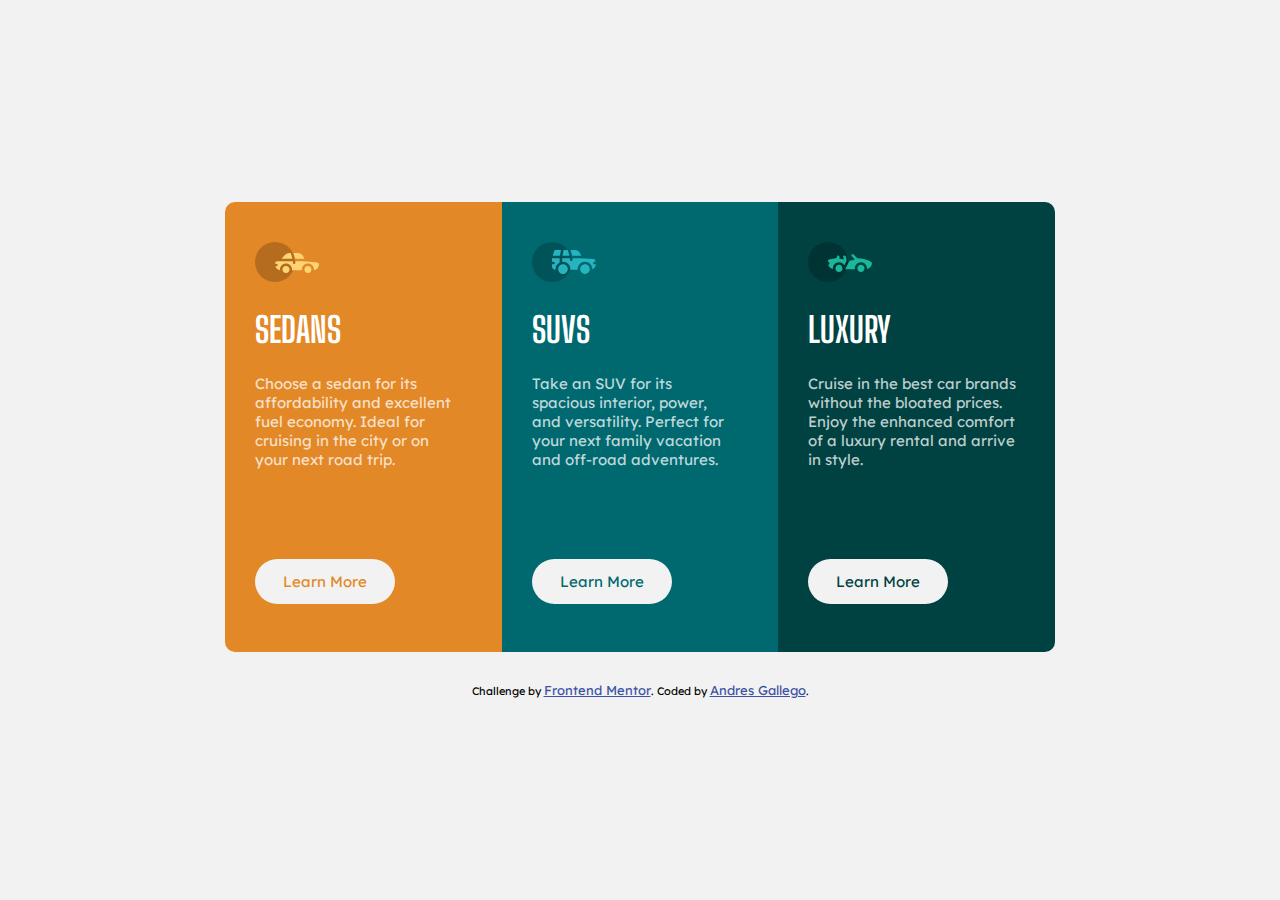
<file: ColumnPreviewCards/index.html>
<!DOCTYPE html>
<html lang="en">
<head>
  <meta charset="UTF-8">
  <meta name="viewport" content="width=device-width, initial-scale=1.0"> <!-- displays site properly based on user's device -->

  <link rel="icon" type="image/png" sizes="32x32" href="./images/favicon-32x32.png">
  <link rel="stylesheet" href="styles/style.css">
  
  <title>Frontend Mentor | 3-column preview card component</title>

  <!-- Feel free to remove these styles or customise in your own stylesheet 👍 -->
  <style>
    .attribution { font-size: 11px; text-align: center; }
    .attribution a { color: hsl(228, 45%, 44%); }
  </style>
</head>
<body>

 <main class="cards-container">
   <div class="card-item-sedan">
    <img src="images/icon-sedans.svg" alt="sedan car image">
    <h1>Sedans</h1>
    <p> Choose a sedan for its affordability and excellent fuel economy. Ideal for cruising in the city 
      or on your next road trip.</p>
    <button>Learn More</button>
   </div>

   <div class="card-item-suvs">
    <img src="images/icon-suvs.svg" alt="suv car image">
    <h1>Suvs</h1>
    <p> Take an SUV for its spacious interior, power, and versatility. Perfect for your next family vacation 
      and off-road adventures.</p>
    <button>Learn More</button>
  </div>

  <div class="card-item-luxury">
    <img src="images/icon-luxury.svg" alt="suv car image">
    <h1>luxury</h1>
    <p>Cruise in the best car brands without the bloated prices. Enjoy the enhanced comfort of a luxury 
      rental and arrive in style.</p>
    <button>Learn More</button>
  </div>

 </main>

  <div class="attribution">
    Challenge by <a href="https://www.frontendmentor.io?ref=challenge" target="_blank">Frontend Mentor</a>. 
    Coded by <a href="https://twitter.com/Andresfgz2" target="_blank">Andres Gallego</a>.
  </div>
</body>
</html>
</file>
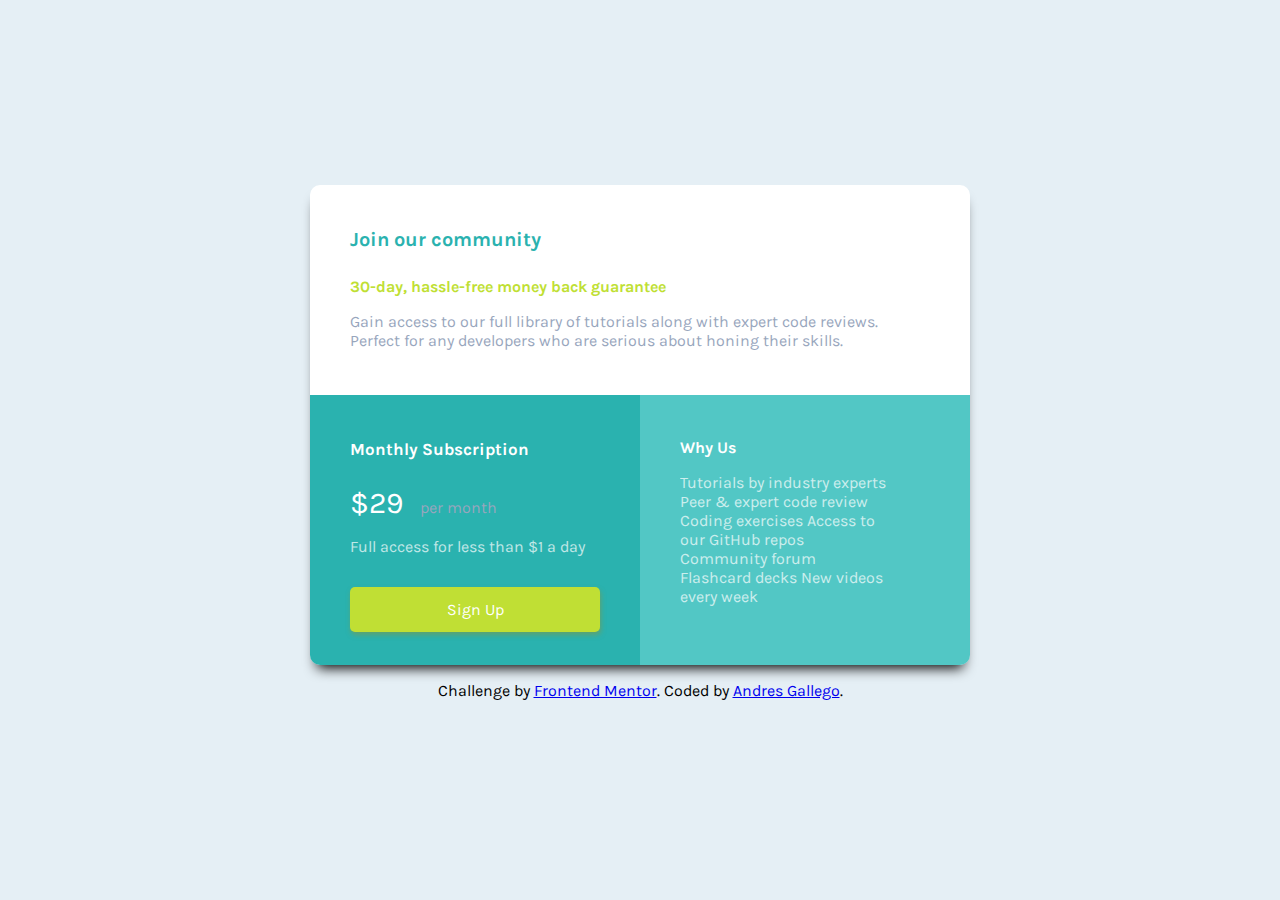
<file: SinglePriceGrid/index.html>
<!DOCTYPE html>
<html lang="en">
<head>
  <meta charset="UTF-8">
  <meta name="viewport" content="width=device-width, initial-scale=1.0"> <!-- displays site properly based on user's device -->

  <link rel="icon" type="image/png" sizes="32x32" href="./images/favicon-32x32.png">
  <link rel="stylesheet" href="styles/style.css">
  <title>Frontend Mentor | Single Price Grid Component</title>

</head>
<body>
    <section class="main-container">
      <div class="join-comunity">

        <h1>Join our community</h1>
        <p class="join-comunity-days">30-day, hassle-free money back guarantee</p>
        <p class="join-comunity-descrp">Gain access to our full library of tutorials along with expert code reviews.
          Perfect for any developers who are serious about honing their skills.</p>
  
      </div>
  
      <div class="monthly-susbs">
        <h2>Monthly Subscription</h2>
  
        <p class="price-per-month"><span>&dollar;29</span> per month</p>
        <p class="full-acces">Full access for less than <span> &dollar;1 a day</span></p>
        <button>Sign Up</button>

      </div>
  
      <div class="why-us">
        <h2>Why Us</h2>
        <p> Tutorials by industry experts
          Peer &amp; expert code review
          Coding exercises
          Access to our GitHub repos
          Community forum
          Flashcard decks
          New videos every week</p>

      </div>
    </section>

 <footer>
  <p class="attribution">
    Challenge by <a href="https://www.frontendmentor.io?ref=challenge" target="_blank">Frontend Mentor</a>. 
    Coded by <a href="https://twitter.com/Andresfgz2" target="_blank">Andres Gallego</a>.
  </p>
  
</footer> 
</body>
</html>
</file>
<file: ColumnPreviewCards/styles/style.css>
@import url('https://fonts.googleapis.com/css2?family=Big+Shoulders+Display:wght@700&family=Lexend+Deca&display=swap');
:root {
    --Bright-orange: hsl(31, 77%, 52%);
    --Dark-cyan: hsl(184, 100%, 22%);
    --Very-dark-cyan: hsl(179, 100%, 13%);
    --Transparent-white: hsla(0, 0%, 100%, 0.75);
    --Very-light-gray : hsl(0, 0%, 95%);
    --padding-grid-items: 40px 40px 10px 30px;
    --marginButton: 90px;
    font-size: 62.5%;
}
* {
    font-size: 1.5rem;
    /*font-family: 'Big Shoulders Display', cursive;*/
     font-family: 'Lexend Deca', sans-serif; 
}

body {
    margin: 0;
    padding: 0;
    box-sizing: border-box;
    min-height: 100vh;
    display: flex;
    justify-content: center;
    align-items: center;
    flex-direction: column;
    background-color: var(--Very-light-gray);
}

.cards-container {
    display: grid;
    grid-template-columns: repeat(3,1fr);
    grid-template-rows: 450px;
    max-width: 830px;
    border-radius: 20px;
}

.card-item-sedan {
    background-color: var(--Bright-orange);
    padding: var(--padding-grid-items);
    border-top-left-radius: 10px;
    border-bottom-left-radius: 10px;
}

.card-item-sedan h1 {
    color: white;
    font-family: 'Big Shoulders Display', cursive;
    font-size: 3.5rem;
    text-transform: uppercase;
}

.card-item-sedan p {
    color: var(--Transparent-white);
    margin-bottom: var(--marginButton);
}

.card-item-sedan button {
    width: 140px;
    height: 45px;
    border-radius: 30px;
    background-color: var(--Very-light-gray);
    color: var(--Bright-orange);
    border: none;
}

.card-item-sedan button:hover{
    border: 2px solid var(--Very-light-gray);
    background-color: var(--Bright-orange);
    color: var(--Very-light-gray);
    cursor: pointer;
}

.card-item-suvs {
    background-color: var(--Dark-cyan);
    padding: var(--padding-grid-items);
}

.card-item-suvs h1 {
    color: white;
    font-family: 'Big Shoulders Display', cursive;
    font-size: 3.5rem;
    text-transform: uppercase;
}

.card-item-suvs p {
    color: var(--Transparent-white);
    margin-bottom: var(--marginButton);
}

.card-item-suvs button {
    width: 140px;
    height: 45px;
    border-radius: 30px;
    background-color: var(--Very-light-gray);
    color: var(--Dark-cyan);
    border: none;
}

.card-item-suvs button:hover{
    border: 2px solid var(--Very-light-gray);
    background-color: var(--Dark-cyan);
    color: var(--Very-light-gray);
    cursor: pointer;
}

.card-item-luxury {
    background-color: var(--Very-dark-cyan);
    padding: var(--padding-grid-items);
    padding-right: 30px;
    border-top-right-radius: 10px;
    border-bottom-right-radius: 10px;
}

.card-item-luxury h1 {
    color: white;
    font-family: 'Big Shoulders Display', cursive;
    font-size: 3.5rem;
    text-transform: uppercase;
}

.card-item-luxury p {
    color: var(--Transparent-white);
    margin-bottom: var(--marginButton);
}

.card-item-luxury button {
    width: 140px;
    height: 45px;
    border-radius: 30px;
    background-color: var(--Very-light-gray);
    color: var(--Very-dark-cyan);
    border: none;
}

.card-item-luxury button:hover{
    border: 2px solid var(--Very-light-gray);
    background-color: var(--Very-dark-cyan);
    color: var(--Very-light-gray);
    cursor: pointer;
}
.attribution {
    margin-top: 30px;
}

.attribution a{
    font-size: 1.3rem;
}

@media screen and (max-width: 700px) {
   
    :root{
        --padding-grid-items: 40px 50px 10px 30px;
        --marginButton: 40px;
    }
    .cards-container {
        grid-template-rows: repeat(3,430px);
    }
    p{
        line-height: 25px;
    }

    .cards-container {
        grid-template-columns: 1fr ;
        margin: 40px 30px;
    }

    .card-item-sedan {
        border-top-left-radius: 10px;
        border-top-right-radius: 10px;
        border-bottom-left-radius: 0px;
    }
    
    .card-item-luxury {
        border-top-right-radius: 0px;
        border-bottom-right-radius: 10px;
        border-bottom-left-radius: 10px;
    }

    .attribution {
        margin-top: 0px;
    }

}
</file>
<file: SinglePriceGrid/styles/style.css>
@import url('https://fonts.googleapis.com/css2?family=Karla:wght@400;700&display=swap');
:root {
    --Cyan: hsl(179, 62%, 43%);
    --light-cyan: hsl(179, 51%, 55%);;
    --Bright-Yellow: hsl(71, 73%, 54%);
    --Light-Gray: hsl(204, 43%, 93%);
    --Grayish-Blue: hsl(218, 22%, 67%);
    font-size: 62.5%;
}
* {
    font-size: 1.6rem;
    font-family: 'Karla', sans-serif;
}

body {
    margin: 0;
    padding: 0;
    box-sizing: border-box;
    background: var(--Light-Gray);
    min-height: 100vh;
    display: flex;
    justify-content: center;
    align-items: center;
    flex-direction: column;
    
}

.main-container {
    display: grid;
    grid-template-columns: repeat(2,1fr);
    grid-template-rows: 210px 270px;
    justify-content: center;
    height: max-content;
    max-width: 660px;
    -webkit-box-shadow: 0px 10px 13px -7px #000000, 5px 5px 15px 5px rgba(0,0,0,0); 
box-shadow: 0px 10px 13px -7px #000000, 5px 5px 15px 5px rgba(0,0,0,0);
    border-radius: 10px;
}

.join-comunity {
    grid-area: 1/1/1/3;
    background-color: white;
    padding: 30px 80px 10px 40px;
    border-top-left-radius: 10px;
    border-top-right-radius: 10px;
}

.join-comunity h1 {
    font-size: 2rem;
    color: var(--Cyan);
    font-weight: 700;
}

.join-comunity-days {
    color: var(--Bright-Yellow);
    font-weight: bolder;
    padding-top: 10px;
}

.join-comunity-descrp {
    color: var(--Grayish-Blue);
}

.monthly-susbs{
    background-color: var(--Cyan);
    color: white;
    padding: 30px 40px 10px 40px;
    border-bottom-left-radius: 10px;
}

.monthly-susbs h2 {
    font-size: 1.7rem;
}

.price-per-month {
    padding-top: 10px;
    color: var(--Grayish-Blue);
}

.price-per-month span {
    font-size: 3rem;
    color: white;
    padding-right: 13px;
}

.full-acces {
    color: white;
    opacity: 0.7;
}

.monthly-susbs button {
    width: 100%;
    height: 45px;
    border-radius: 5px;
    border: none;
    background-color: var(--Bright-Yellow);
    color: white;
    cursor: pointer;
    margin-top: 15px;
    box-shadow: 1px 3px 5px 0px rgba(113,156,89,0.75);
    -webkit-box-shadow: 1px 3px 5px 0px rgba(113,156,89,0.75);
    -moz-box-shadow: 1px 3px 5px 0px rgba(113,156,89,0.75);
}


.why-us {
    background-color: var(--light-cyan);
    color: white;
    padding: 30px 80px 10px 40px;
    border-bottom-right-radius: 10px;
}

.why-us p{
    opacity: 0.7;
}

@media screen and (max-width: 645px) {
    .main-container {
        display: grid;
        grid-template-columns: 1fr;
        grid-template-rows: 270px 250px 240px;
        max-width: auto;
    }

    .join-comunity {
        grid-area: auto;
        padding: 20px 15px;
    }

    .monthly-susbs {
        border-radius: 0;
        padding: 20px 15px;
    }

    .why-us {
        border-bottom-left-radius: 10px;
        padding: 20px 120px 20px 20px;
    }

    .main-container{
        margin: 0 20px;
    }

}

footer {
    display: block;
}
</file>
